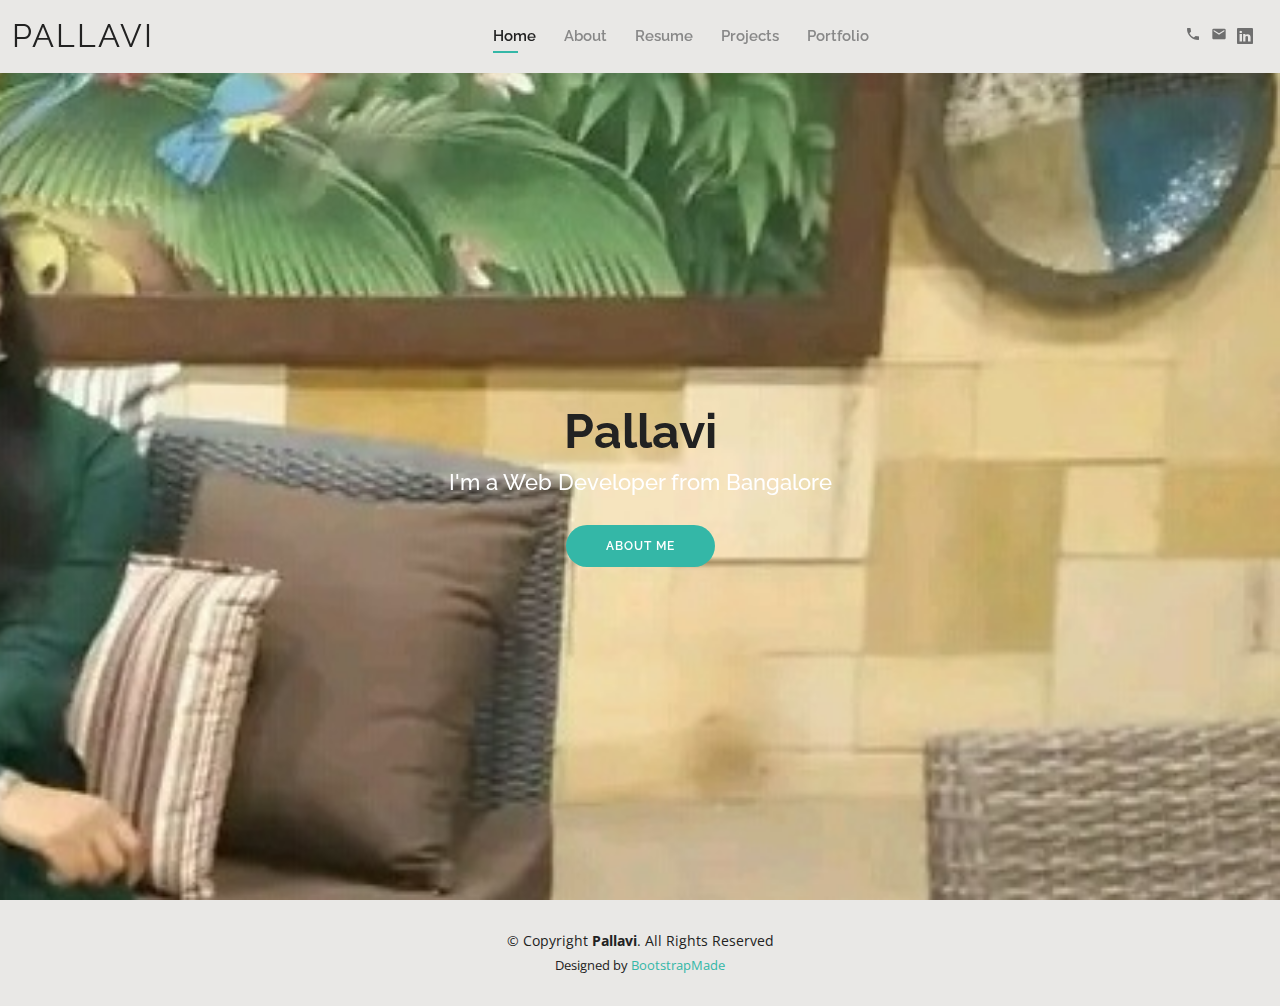
<file: index.html>
<!DOCTYPE html>
<html lang="en">

<head>
  <meta charset="utf-8">
  <meta content="width=device-width, initial-scale=1.0" name="viewport">

  <title>Pallavi</title>
  <base href="www.portfolio.com">
  <meta content="" name="description">
  <meta content="" name="keywords">

  <!-- Google Fonts -->
  <link href="https://fonts.googleapis.com/icon?family=Material+Icons"
  rel="stylesheet">
  <link href="https://fonts.googleapis.com/css?family=Open+Sans:300,300i,400,400i,600,600i,700,700i|Raleway:300,300i,400,400i,500,500i,600,600i,700,700i|Poppins:300,300i,400,400i,500,500i,600,600i,700,700i" rel="stylesheet">

  <!-- Vendor CSS Files -->
  <link href="assets/vendor/aos/aos.css" rel="stylesheet">
  <link href="assets/vendor/bootstrap/css/bootstrap.min.css" rel="stylesheet">
  <link href="assets/vendor/bootstrap-icons/bootstrap-icons.css" rel="stylesheet">
  <link href="assets/vendor/boxicons/css/boxicons.min.css" rel="stylesheet">
  <link href="assets/vendor/glightbox/css/glightbox.min.css" rel="stylesheet">
  <link href="assets/vendor/swiper/swiper-bundle.min.css" rel="stylesheet">

  <!-- Template Main CSS File -->
  <link href="assets/css/style.css" rel="stylesheet">

</head>

<body>

  <!-- ======= Header ======= -->
  <header id="header" class="fixed-top">
    <div class="container-fluid d-flex justify-content-between align-items-center">

      <h1 class="logo me-auto me-lg-0"><a href="index.html">Pallavi</a></h1>
      <!-- Uncomment below if you prefer to use an image logo -->
      <!-- <a href="index.html" class="logo"><img src="assets/img/logo.png" alt="" class="img-fluid"></a>-->

      <nav id="navbar" class="navbar order-last order-lg-0">
        <ul>
          <li><a class="active" href="index.html">Home</a></li>
          <li><a href="about.html">About</a></li>
          <li><a href="resume.html">Resume</a></li>
          <li><a href="services.html">Projects</a></li>
          <li><a href="speciality.html">Portfolio</a></li>
        </ul>
        <i class="bi bi-list mobile-nav-toggle"></i>
      </nav><!-- .navbar -->

      <div class="header-social-links">
        <a href="#" class="material-icons">call</a>
        <a href="#" class="material-icons">email</a>
        <a href="#" class="linkedin"><i class="bi bi-linkedin"></i></i></a>
      </div>

    </div>

  </header><!-- End Header -->

  <!-- ======= Hero Section ======= -->
  <section id="hero" class="d-flex align-items-center">
    <div class="container d-flex flex-column align-items-center" data-aos="zoom-in" data-aos-delay="100">
      <h1>Pallavi</h1>
      <h2>I'm a Web Developer from Bangalore</h2>
      <a href="about.html" class="btn-about">About Me</a>
    </div>
  </section><!-- End Hero -->

  <!-- ======= Footer ======= -->
  <footer id="footer">
    <div class="container">
      <div class="copyright">
        &copy; Copyright <strong><span>Pallavi</span></strong>. All Rights Reserved
      </div>
      <div class="credits">Designed by <a href="https://bootstrapmade.com/">BootstrapMade</a>
      </div>
    </div>
  </footer><!-- End  Footer -->

  <div id="preloader"></div>
  <a href="#" class="back-to-top d-flex align-items-center justify-content-center"><i class="bi bi-arrow-up-short"></i></a>

  <!-- Vendor JS Files -->
  <script src="assets/vendor/purecounter/purecounter_vanilla.js"></script>
  <script src="assets/vendor/aos/aos.js"></script>
  <script src="assets/vendor/bootstrap/js/bootstrap.bundle.min.js"></script>
  <script src="assets/vendor/glightbox/js/glightbox.min.js"></script>
  <script src="assets/vendor/isotope-layout/isotope.pkgd.min.js"></script>
  <script src="assets/vendor/swiper/swiper-bundle.min.js"></script>
  <script src="assets/vendor/waypoints/noframework.waypoints.js"></script>
  <script src="assets/vendor/php-email-form/validate.js"></script>

  <!-- Template Main JS File -->
  <script src="assets/js/main.js"></script>

</body>

</html>
</file>
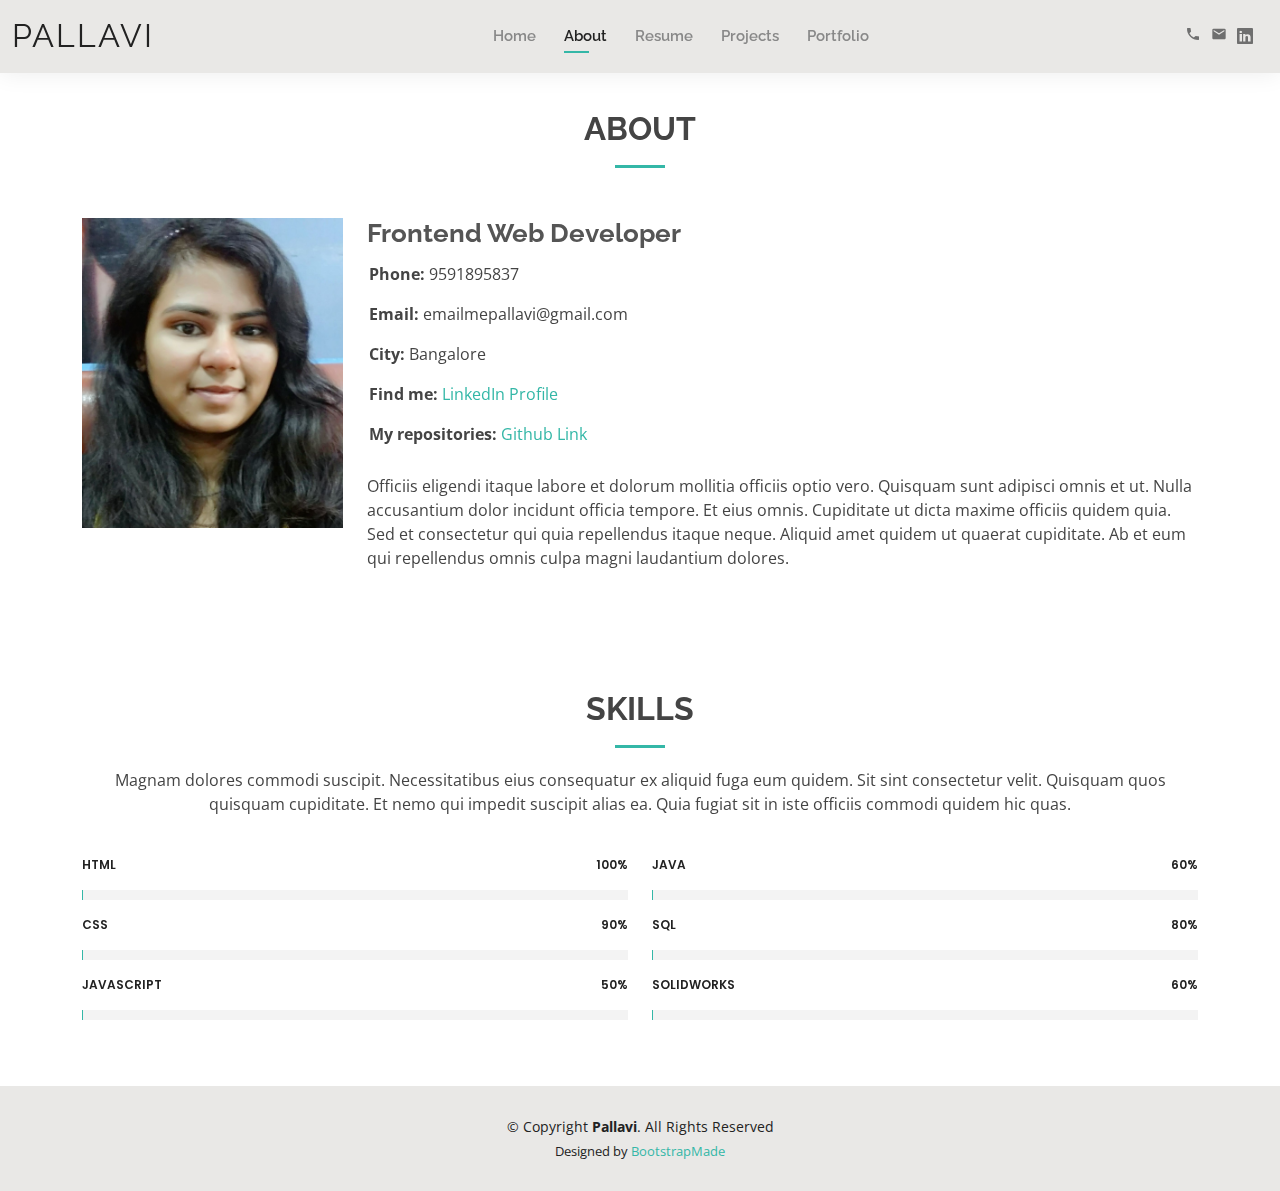
<file: about.html>
<!DOCTYPE html>
<html lang="en">

<head>
  <meta charset="utf-8">
  <meta content="width=device-width, initial-scale=1.0" name="viewport">

  <title>About - Pallavi</title>
  <meta content="" name="description">
  <meta content="" name="keywords">

  <!-- Google Fonts -->
  <link href="https://fonts.googleapis.com/css?family=Open+Sans:300,300i,400,400i,600,600i,700,700i|Raleway:300,300i,400,400i,500,500i,600,600i,700,700i|Poppins:300,300i,400,400i,500,500i,600,600i,700,700i" rel="stylesheet">

  <!-- Vendor CSS Files -->
  <link href="assets/vendor/aos/aos.css" rel="stylesheet">
  <link href="assets/vendor/bootstrap/css/bootstrap.min.css" rel="stylesheet">
  <link href="assets/vendor/bootstrap-icons/bootstrap-icons.css" rel="stylesheet">
  <link href="assets/vendor/boxicons/css/boxicons.min.css" rel="stylesheet">
  <link href="assets/vendor/glightbox/css/glightbox.min.css" rel="stylesheet">
  <link href="assets/vendor/swiper/swiper-bundle.min.css" rel="stylesheet">

  <!-- Template Main CSS File -->
  <link href="assets/css/style.css" rel="stylesheet">
  <link href="https://fonts.googleapis.com/icon?family=Material+Icons"
  rel="stylesheet">
</head>

<body>

  <!-- ======= Header ======= -->
  <header id="header" class="fixed-top">
    <div class="container-fluid d-flex justify-content-between align-items-center">

      <h1 class="logo me-auto me-lg-0"><a href="index.html">Pallavi</a></h1>
      <!-- Uncomment below if you prefer to use an image logo -->
      <!-- <a href="index.html" class="logo"><img src="assets/img/logo.png" alt="" class="img-fluid"></a>-->

      <nav id="navbar" class="navbar order-last order-lg-0">
        <ul>
          <li><a href="index.html">Home</a></li>
          <li><a class="active" href="about.html">About</a></li>
          <li><a href="resume.html">Resume</a></li>
          <li><a href="services.html">Projects</a></li>
          <li><a href="speciality.html">Portfolio</a></li>
        </ul>
        <i class="bi bi-list mobile-nav-toggle"></i>
      </nav><!-- .navbar -->

      <div class="header-social-links">
        <a href="#" class="material-icons">call</a>
        <a href="#" class="material-icons">email</a>
        <a href="#" class="linkedin"><i class="bi bi-linkedin"></i></i></a>
      </div>

    </div>

  </header><!-- End Header -->

  <main id="main">

    <!-- ======= About Section ======= -->
    <section id="about" class="about">
      <div class="container" data-aos="fade-up">

        <div class="section-title">
          <h2>About</h2>
         </div>

        <div class="row">
          <div class="col-lg-3">
            <img src="assets/img/About.jpg" class="img-fluid" alt="">
          </div>
          <div class="col-lg-9 pt-4 pt-lg-0 content">
            <h3>Frontend Web Developer</h3>
            <div class="row">
              <div class="col-lg-6">
                <ul>
                  <li><i class="bi bi-rounded-right"></i> <strong>Phone:</strong> 9591895837</li>
                  <li><i class="bi bi-rounded-right"></i> <strong>Email:</strong> emailmepallavi@gmail.com</li>
                  <li><i class="bi bi-rounded-right"></i> <strong>City:</strong> Bangalore</li>
                  <li><i class="bi bi-rounded-right"></i> <strong>Find me:</strong> <a href="https://www.linkedin.com/in/pallavi-m-44491214a/">LinkedIn Profile</a></li>
                  <li><i class="bi bi-rounded-right"></i> <strong>My repositories:</strong> <a href="https://github.com/painter98">Github Link</a></li>
                </ul>
              </div>
            </div>
            <p>
              Officiis eligendi itaque labore et dolorum mollitia officiis optio vero. Quisquam sunt adipisci omnis et ut. Nulla accusantium dolor incidunt officia tempore. Et eius omnis.
              Cupiditate ut dicta maxime officiis quidem quia. Sed et consectetur qui quia repellendus itaque neque. Aliquid amet quidem ut quaerat cupiditate. Ab et eum qui repellendus omnis culpa magni laudantium dolores.
            </p>
          </div>
        </div>

      </div>
    </section><!-- End About Section -->

    <!-- ======= Skills Section ======= -->
    <section id="skills" class="skills">
      <div class="container" data-aos="fade-up">

        <div class="section-title">
          <h2>Skills</h2>
          <p>Magnam dolores commodi suscipit. Necessitatibus eius consequatur ex aliquid fuga eum quidem. Sit sint consectetur velit. Quisquam quos quisquam cupiditate. Et nemo qui impedit suscipit alias ea. Quia fugiat sit in iste officiis commodi quidem hic quas.</p>
        </div>

        <div class="row skills-content">

          <div class="col-lg-6">

            <div class="progress">
              <span class="skill">HTML <i class="val">100%</i></span>
              <div class="progress-bar-wrap">
                <div class="progress-bar" role="progressbar" aria-valuenow="100" aria-valuemin="0" aria-valuemax="100"></div>
              </div>
            </div>

            <div class="progress">
              <span class="skill">CSS <i class="val">90%</i></span>
              <div class="progress-bar-wrap">
                <div class="progress-bar" role="progressbar" aria-valuenow="90" aria-valuemin="0" aria-valuemax="100"></div>
              </div>
            </div>

            <div class="progress">
              <span class="skill">JavaScript <i class="val">50%</i></span>
              <div class="progress-bar-wrap">
                <div class="progress-bar" role="progressbar" aria-valuenow="50" aria-valuemin="0" aria-valuemax="100"></div>
              </div>
            </div>

          </div>

          <div class="col-lg-6">

            <div class="progress">
              <span class="skill">JAVA <i class="val">60%</i></span>
              <div class="progress-bar-wrap">
                <div class="progress-bar" role="progressbar" aria-valuenow="60" aria-valuemin="0" aria-valuemax="100"></div>
              </div>
            </div>

            <div class="progress">
              <span class="skill">SQL<i class="val">80%</i></span>
              <div class="progress-bar-wrap">
                <div class="progress-bar" role="progressbar" aria-valuenow="80" aria-valuemin="0" aria-valuemax="100"></div>
              </div>
            </div>

            <div class="progress">
              <span class="skill">Solidworks<i class="val">60%</i></span>
              <div class="progress-bar-wrap">
                <div class="progress-bar" role="progressbar" aria-valuenow="60" aria-valuemin="0" aria-valuemax="100"></div>
              </div>
            </div>

          </div>

        </div>

      </div>
    </section><!-- End Skills Section -->

  </main><!-- End #main -->

  <!-- ======= Footer ======= -->
  <footer id="footer">
    <div class="container">
      <div class="copyright">
        &copy; Copyright <strong><span>Pallavi</span></strong>. All Rights Reserved
      </div>
      <div class="credits">
         Designed by <a href="https://bootstrapmade.com/">BootstrapMade</a>
      </div>
    </div>
  </footer><!-- End  Footer -->

  <div id="preloader"></div>
  <a href="#" class="back-to-top d-flex align-items-center justify-content-center"><i class="bi bi-arrow-up-short"></i></a>

  <!-- Vendor JS Files -->
  <script src="assets/vendor/purecounter/purecounter_vanilla.js"></script>
  <script src="assets/vendor/aos/aos.js"></script>
  <script src="assets/vendor/bootstrap/js/bootstrap.bundle.min.js"></script>
  <script src="assets/vendor/glightbox/js/glightbox.min.js"></script>
  <script src="assets/vendor/isotope-layout/isotope.pkgd.min.js"></script>
  <script src="assets/vendor/swiper/swiper-bundle.min.js"></script>
  <script src="assets/vendor/waypoints/noframework.waypoints.js"></script>
  <script src="assets/vendor/php-email-form/validate.js"></script>

  <!-- Template Main JS File -->
  <script src="assets/js/main.js"></script>

</body>

</html>
</file>
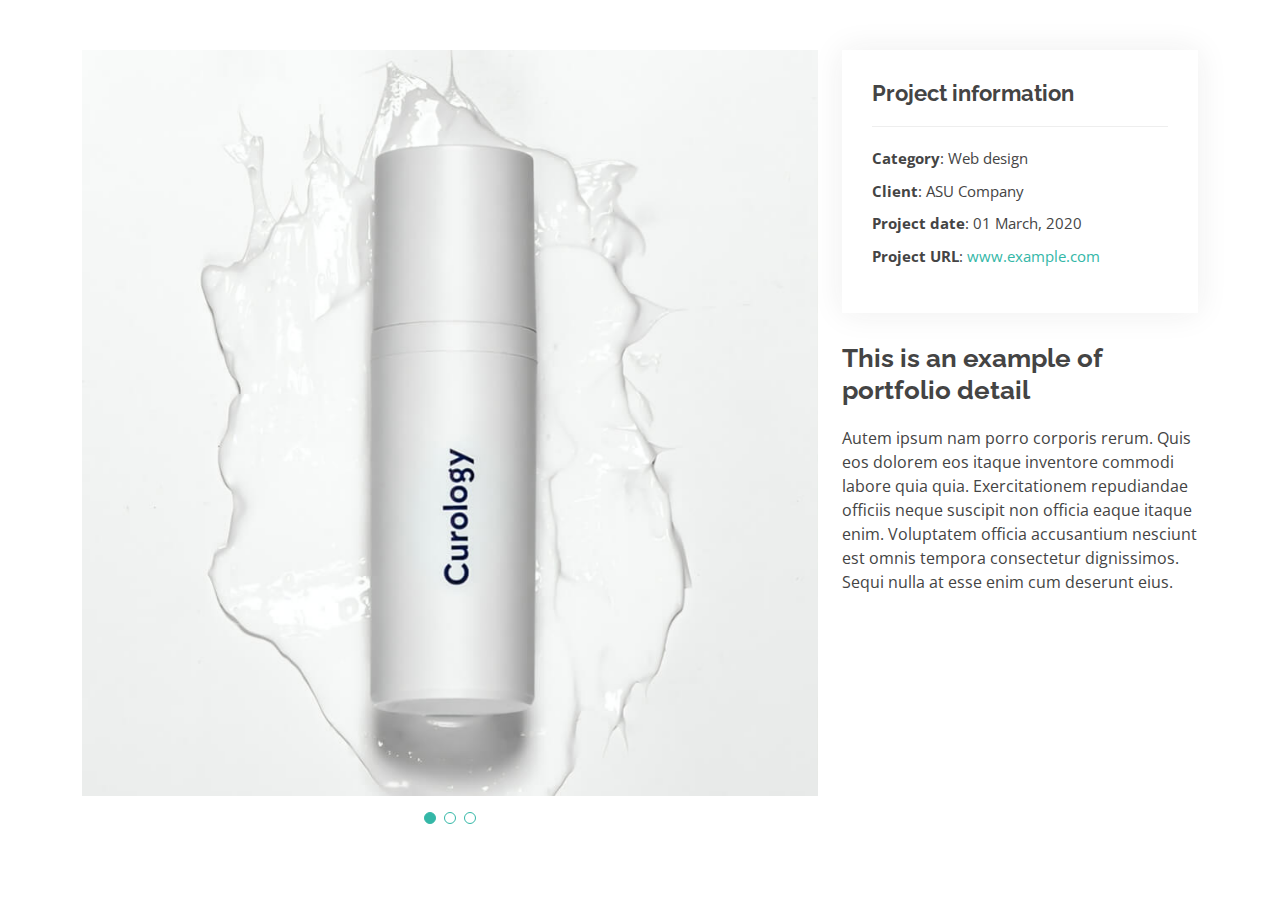
<file: portfolio-details.html>
<!DOCTYPE html>
<html lang="en">

<head>
  <meta charset="utf-8">
  <meta content="width=device-width, initial-scale=1.0" name="viewport">

  <title>Portfolio Details - Kelly Bootstrap Template</title>
  <meta content="" name="description">
  <meta content="" name="keywords">

  <!-- Favicons -->
  <link href="assets/img/favicon.png" rel="icon">
  <link href="assets/img/apple-touch-icon.png" rel="apple-touch-icon">

  <!-- Google Fonts -->
  <link href="https://fonts.googleapis.com/css?family=Open+Sans:300,300i,400,400i,600,600i,700,700i|Raleway:300,300i,400,400i,500,500i,600,600i,700,700i|Poppins:300,300i,400,400i,500,500i,600,600i,700,700i" rel="stylesheet">

  <!-- Vendor CSS Files -->
  <link href="assets/vendor/aos/aos.css" rel="stylesheet">
  <link href="assets/vendor/bootstrap/css/bootstrap.min.css" rel="stylesheet">
  <link href="assets/vendor/bootstrap-icons/bootstrap-icons.css" rel="stylesheet">
  <link href="assets/vendor/boxicons/css/boxicons.min.css" rel="stylesheet">
  <link href="assets/vendor/glightbox/css/glightbox.min.css" rel="stylesheet">
  <link href="assets/vendor/swiper/swiper-bundle.min.css" rel="stylesheet">

  <!-- Template Main CSS File -->
  <link href="assets/css/style.css" rel="stylesheet">

  <!-- =======================================================
  * Template Name: Kelly
  * Updated: Mar 10 2023 with Bootstrap v5.2.3
  * Template URL: https://bootstrapmade.com/kelly-free-bootstrap-cv-resume-html-template/
  * Author: BootstrapMade.com
  * License: https://bootstrapmade.com/license/
  ======================================================== -->
</head>

<body>

  <main id="main">

    <!-- ======= Portfolio Details Section ======= -->
    <section id="portfolio-details" class="portfolio-details">
      <div class="container">

        <div class="row gy-4">

          <div class="col-lg-8">
            <div class="portfolio-details-slider swiper">
              <div class="swiper-wrapper align-items-center">

                <div class="swiper-slide">
                  <img src="assets/img/portfolio/portfolio-1.jpg" alt="">
                </div>

                <div class="swiper-slide">
                  <img src="assets/img/portfolio/portfolio-2.jpg" alt="">
                </div>

                <div class="swiper-slide">
                  <img src="assets/img/portfolio/portfolio-3.jpg" alt="">
                </div>

              </div>
              <div class="swiper-pagination"></div>
            </div>
          </div>

          <div class="col-lg-4">
            <div class="portfolio-info">
              <h3>Project information</h3>
              <ul>
                <li><strong>Category</strong>: Web design</li>
                <li><strong>Client</strong>: ASU Company</li>
                <li><strong>Project date</strong>: 01 March, 2020</li>
                <li><strong>Project URL</strong>: <a href="#">www.example.com</a></li>
              </ul>
            </div>
            <div class="portfolio-description">
              <h2>This is an example of portfolio detail</h2>
              <p>
                Autem ipsum nam porro corporis rerum. Quis eos dolorem eos itaque inventore commodi labore quia quia. Exercitationem repudiandae officiis neque suscipit non officia eaque itaque enim. Voluptatem officia accusantium nesciunt est omnis tempora consectetur dignissimos. Sequi nulla at esse enim cum deserunt eius.
              </p>
            </div>
          </div>

        </div>

      </div>
    </section><!-- End Portfolio Details Section -->

  </main><!-- End #main -->

  <div id="preloader"></div>
  <a href="#" class="back-to-top d-flex align-items-center justify-content-center"><i class="bi bi-arrow-up-short"></i></a>

  <!-- Vendor JS Files -->
  <script src="assets/vendor/purecounter/purecounter_vanilla.js"></script>
  <script src="assets/vendor/aos/aos.js"></script>
  <script src="assets/vendor/bootstrap/js/bootstrap.bundle.min.js"></script>
  <script src="assets/vendor/glightbox/js/glightbox.min.js"></script>
  <script src="assets/vendor/isotope-layout/isotope.pkgd.min.js"></script>
  <script src="assets/vendor/swiper/swiper-bundle.min.js"></script>
  <script src="assets/vendor/waypoints/noframework.waypoints.js"></script>
  <script src="assets/vendor/php-email-form/validate.js"></script>

  <!-- Template Main JS File -->
  <script src="assets/js/main.js"></script>

</body>

</html>
</file>
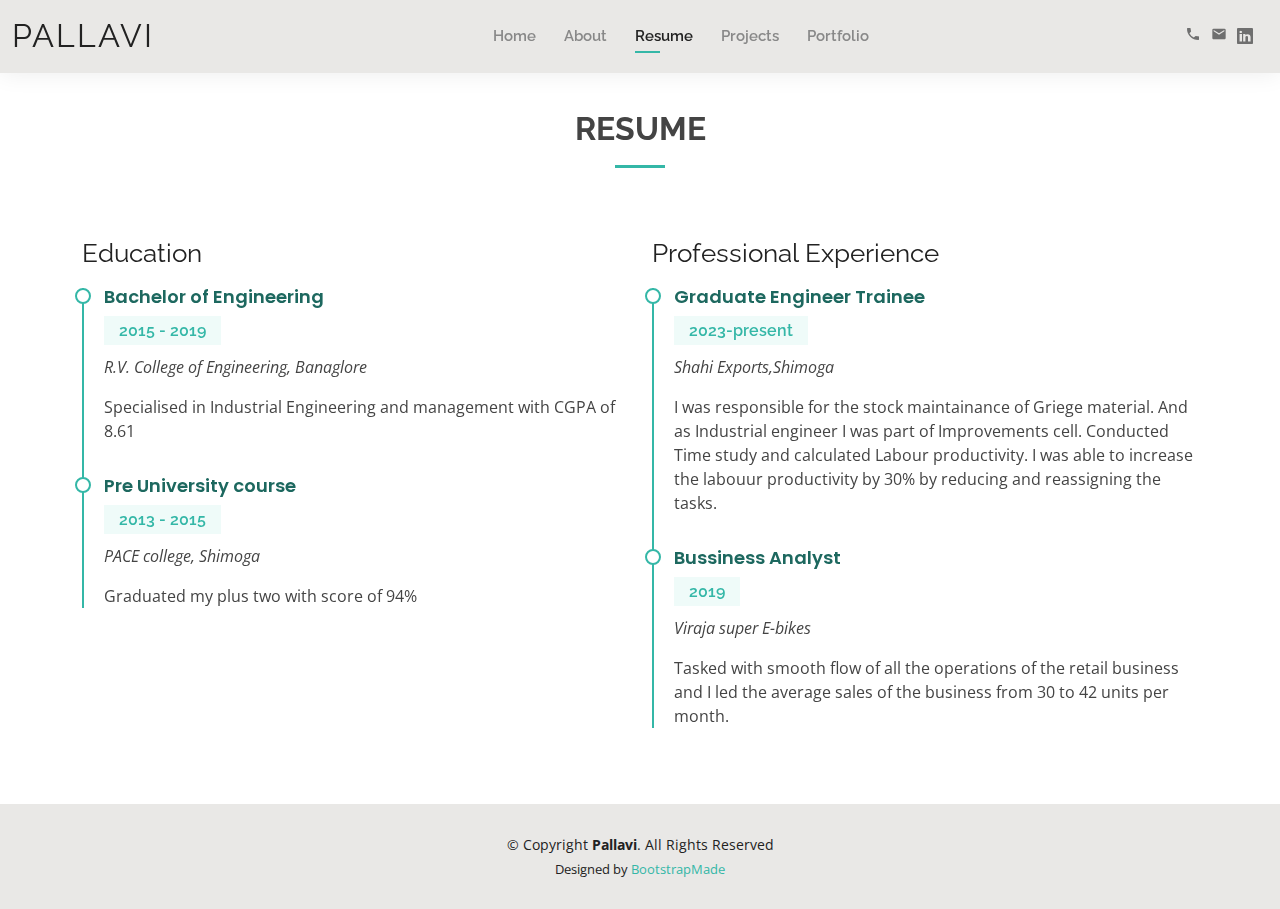
<file: resume.html>
<!DOCTYPE html>
<html lang="en">

<head>
  <meta charset="utf-8">
  <meta content="width=device-width, initial-scale=1.0" name="viewport">

  <title>Resume - Pallavi</title>
  <meta content="" name="description">
  <meta content="" name="keywords">

  <!-- Google Fonts -->
  <link href="https://fonts.googleapis.com/css?family=Open+Sans:300,300i,400,400i,600,600i,700,700i|Raleway:300,300i,400,400i,500,500i,600,600i,700,700i|Poppins:300,300i,400,400i,500,500i,600,600i,700,700i" rel="stylesheet">

  <!-- Vendor CSS Files -->
  <link href="assets/vendor/aos/aos.css" rel="stylesheet">
  <link href="assets/vendor/bootstrap/css/bootstrap.min.css" rel="stylesheet">
  <link href="assets/vendor/bootstrap-icons/bootstrap-icons.css" rel="stylesheet">
  <link href="assets/vendor/boxicons/css/boxicons.min.css" rel="stylesheet">
  <link href="assets/vendor/glightbox/css/glightbox.min.css" rel="stylesheet">
  <link href="assets/vendor/swiper/swiper-bundle.min.css" rel="stylesheet">

  <!-- Template Main CSS File -->
  <link href="assets/css/style.css" rel="stylesheet">
  <link href="https://fonts.googleapis.com/icon?family=Material+Icons"
  rel="stylesheet">

</head>

<body>

  <!-- ======= Header ======= -->
  <header id="header" class="fixed-top">
    <div class="container-fluid d-flex justify-content-between align-items-center">

      <h1 class="logo me-auto me-lg-0"><a href="index.html">Pallavi</a></h1>
      <!-- Uncomment below if you prefer to use an image logo -->
      <!-- <a href="index.html" class="logo"><img src="assets/img/logo.png" alt="" class="img-fluid"></a>-->

      <nav id="navbar" class="navbar order-last order-lg-0">
        <ul>
          <li><a href="index.html">Home</a></li>
          <li><a href="about.html">About</a></li>
          <li><a class="active" href="resume.html">Resume</a></li>
          <li><a href="services.html">Projects</a></li>
          <li><a href="speciality.html">Portfolio</a></li>
        </ul>
        <i class="bi bi-list mobile-nav-toggle"></i>
      </nav><!-- .navbar -->

      <div class="header-social-links">
        <a href="#" class="material-icons">call</a>
        <a href="#" class="material-icons">email</a>
        <a href="#" class="linkedin"><i class="bi bi-linkedin"></i></i></a>
      </div>

    </div>

  </header><!-- End Header -->

  <main id="main">

    <!-- ======= Resume Section ======= -->
    <section id="resume" class="resume">
      <div class="container" data-aos="fade-up">

        <div class="section-title">
          <h2>Resume</h2>
           </div>

        <div class="row">
          <div class="col-lg-6">
            <h3 class="resume-title">Education</h3>
            <div class="resume-item">
              <h4>Bachelor of Engineering</h4>
              <h5>2015 - 2019</h5>
              <p><em>R.V. College of Engineering, Banaglore</em></p>
              <p>Specialised in Industrial Engineering and
                management with CGPA of 8.61</p>
            </div>
            <div class="resume-item">
              <h4>Pre University course</h4>
              <h5>2013 - 2015</h5>
              <p><em>PACE college, Shimoga</em></p>
              <p>Graduated my plus two with score of 94%</p>
            </div>
          </div>
          <div class="col-lg-6">
            <h3 class="resume-title">Professional Experience</h3>
            <div class="resume-item">
              <h4>Graduate Engineer Trainee</h4>
              <h5>2023-present</h5>
              <p><em>Shahi Exports,Shimoga</em></p>
              <p>
               I was responsible for the stock maintainance of Griege material. And as Industrial engineer I was part of Improvements cell. Conducted Time study and calculated Labour productivity. I was able to increase the labouur productivity by 30% by reducing and reassigning the tasks. 
              </p>
            </div>
            <div class="resume-item">
              <h4>Bussiness Analyst</h4>
              <h5>2019</h5>
              <p><em>Viraja super E-bikes</em></p>
              <p>Tasked with smooth flow of all the operations of the retail
                business and I led the average sales of the business from 30
                to 42 units per month. </p>
              <p>
            </div>
           
          </div>
        </div>

      </div>
    </section><!-- End Resume Section -->

  </main><!-- End #main -->

  <!-- ======= Footer ======= -->
  <footer id="footer">
    <div class="container">
      <div class="copyright">
        &copy; Copyright <strong><span>Pallavi</span></strong>. All Rights Reserved
      </div>
      <div class="credits">
        Designed by <a href="https://bootstrapmade.com/">BootstrapMade</a>
      </div>
    </div>
  </footer><!-- End  Footer -->

  <div id="preloader"></div>
  <a href="#" class="back-to-top d-flex align-items-center justify-content-center"><i class="bi bi-arrow-up-short"></i></a>

  <!-- Vendor JS Files -->
  <script src="assets/vendor/purecounter/purecounter_vanilla.js"></script>
  <script src="assets/vendor/aos/aos.js"></script>
  <script src="assets/vendor/bootstrap/js/bootstrap.bundle.min.js"></script>
  <script src="assets/vendor/glightbox/js/glightbox.min.js"></script>
  <script src="assets/vendor/isotope-layout/isotope.pkgd.min.js"></script>
  <script src="assets/vendor/swiper/swiper-bundle.min.js"></script>
  <script src="assets/vendor/waypoints/noframework.waypoints.js"></script>
  <script src="assets/vendor/php-email-form/validate.js"></script>

  <!-- Template Main JS File -->
  <script src="assets/js/main.js"></script>

</body>

</html>
</file>
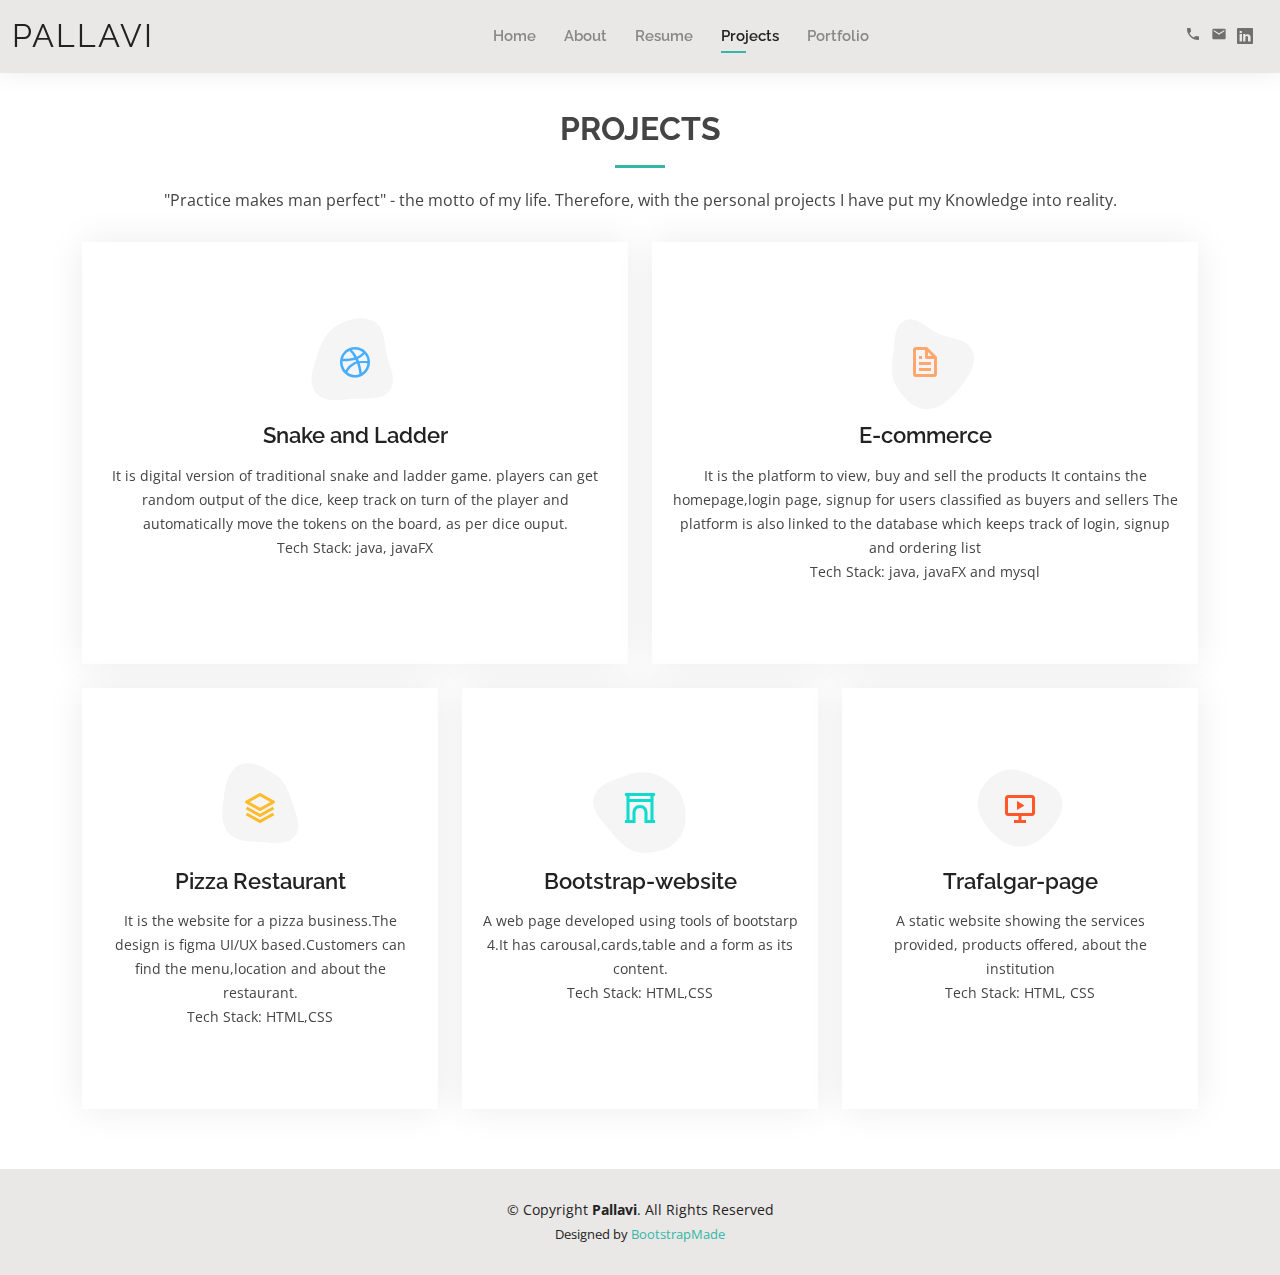
<file: services.html>
<!DOCTYPE html>
<html lang="en">

<head>
  <meta charset="utf-8">
  <meta content="width=device-width, initial-scale=1.0" name="viewport">

  <title>Projects -Pallavi</title>
  <meta content="" name="description">
  <meta content="" name="keywords">

  <!-- Google Fonts -->
  <link href="https://fonts.googleapis.com/icon?family=Material+Icons"
      rel="stylesheet">
  <link href="https://fonts.googleapis.com/css?family=Open+Sans:300,300i,400,400i,600,600i,700,700i|Raleway:300,300i,400,400i,500,500i,600,600i,700,700i|Poppins:300,300i,400,400i,500,500i,600,600i,700,700i" rel="stylesheet">

  <!-- Vendor CSS Files -->
  <link href="assets/vendor/aos/aos.css" rel="stylesheet">
  <link href="assets/vendor/bootstrap/css/bootstrap.min.css" rel="stylesheet">
  <link href="assets/vendor/bootstrap-icons/bootstrap-icons.css" rel="stylesheet">
  <link href="assets/vendor/boxicons/css/boxicons.min.css" rel="stylesheet">
  <link href="assets/vendor/glightbox/css/glightbox.min.css" rel="stylesheet">
  <link href="assets/vendor/swiper/swiper-bundle.min.css" rel="stylesheet">

  <!-- Template Main CSS File -->
  <link href="assets/css/style.css" rel="stylesheet">
</head>

<body>

  <!-- ======= Header ======= -->
  <header id="header" class="fixed-top">
    <div class="container-fluid d-flex justify-content-between align-items-center">

      <h1 class="logo me-auto me-lg-0"><a href="index.html">Pallavi</a></h1>
      <!-- Uncomment below if you prefer to use an image logo -->
      <!-- <a href="index.html" class="logo"><img src="assets/img/logo.png" alt="" class="img-fluid"></a>-->

      <nav id="navbar" class="navbar order-last order-lg-0">
        <ul>
          <li><a href="index.html">Home</a></li>
          <li><a href="about.html">About</a></li>
          <li><a href="resume.html">Resume</a></li>
          <li><a class="active" href="services.html">Projects</a></li>
          <li><a href="speciality.html">Portfolio</a></li>
        </ul>
        <i class="bi bi-list mobile-nav-toggle"></i>
      </nav><!-- .navbar -->

      <div class="header-social-links">
        <a href="#" class="material-icons">call</a>
        <a href="#" class="material-icons">email</a>
        <a href="#" class="linkedin"><i class="bi bi-linkedin"></i></i></a>
      </div>

    </div>

  </header><!-- End Header -->

  <main id="main">

    <!-- ======= Services Section ======= -->
    <section id="services" class="services">
      <div class="container" data-aos="fade-up">

        <div class="section-title">
          <h2>Projects</h2>
          <p>"Practice makes man perfect" - the motto of my life. Therefore, with the personal projects I have put my Knowledge into reality.</p>
        </div>

        <div class="row">
          <div class="col-lg-6 col-md-6 d-flex align-items-stretch" data-aos="zoom-in" data-aos-delay="100">
            <div class="icon-box iconbox-blue">
              <div class="icon">
                <svg width="100" height="100" viewBox="0 0 600 600" xmlns="http://www.w3.org/2000/svg">
                  <path stroke="none" stroke-width="0" fill="#f5f5f5" d="M300,521.0016835830174C376.1290562159157,517.8887921683347,466.0731472004068,529.7835943286574,510.70327084640275,468.03025145048787C554.3714126377745,407.6079735673963,508.03601936045806,328.9844924480964,491.2728898941984,256.3432110539036C474.5976632858925,184.082847569629,479.9380746630129,96.60480741107993,416.23090153303,58.64404602377083C348.86323505073057,18.502131276798302,261.93793281208167,40.57373210992963,193.5410806939664,78.93577620505333C130.42746243093433,114.334589627462,98.30271207620316,179.96522072025542,76.75703585869454,249.04625023123273C51.97151888228291,328.5150500222984,13.704378332031375,421.85034740162234,66.52175969318436,486.19268352777647C119.04800174914682,550.1803526380478,217.28368757567262,524.383925680826,300,521.0016835830174"></path>
                </svg>
                <i class="bx bxl-dribbble"></i>
              </div>
              <h4><a href="https://github.com/painter98/Snake-and-Ladder">Snake and Ladder</a></h4>
              <p>It is digital version of traditional snake and ladder game. players can get random output of the dice, keep track on turn of the player and automatically move the tokens on the board, as per dice ouput.</p>
              <p>Tech Stack: java, javaFX</p>
            </div>
          </div>

          <div class="col-lg-6 col-md-6 d-flex align-items-stretch mt-4 mt-md-0" data-aos="zoom-in" data-aos-delay="200">
            <div class="icon-box iconbox-orange ">
              <div class="icon">
                <svg width="100" height="100" viewBox="0 0 600 600" xmlns="http://www.w3.org/2000/svg">
                  <path stroke="none" stroke-width="0" fill="#f5f5f5" d="M300,582.0697525312426C382.5290701553225,586.8405444964366,449.9789794690241,525.3245884688669,502.5850820975895,461.55621195738473C556.606425686781,396.0723002908107,615.8543463187945,314.28637112970534,586.6730223649479,234.56875336149918C558.9533121215079,158.8439757836574,454.9685369536778,164.00468322053177,381.49747125262974,130.76875717737553C312.15926192815925,99.40240125094834,248.97055460311594,18.661163978235184,179.8680185752513,50.54337015887873C110.5421016452524,82.52863877960104,119.82277516462835,180.83849132639028,109.12597500060166,256.43424936330496C100.08760227029461,320.3096726198365,92.17705696193138,384.0621239912766,124.79988738764834,439.7174275375508C164.83382741302287,508.01625554203684,220.96474134820875,577.5009287672846,300,582.0697525312426"></path>
                </svg>
                <i class="bx bx-file"></i>
              </div>
              <h4><a href="https://github.com/painter98/ecommerce-">E-commerce</a></h4>
              <p>It is the platform to view, buy and sell the products
                It contains the homepage,login page, signup for users classified as buyers and sellers The platform is also linked to the database which keeps track of
                login, signup and ordering list</p>
                <p>Tech Stack: java, javaFX and mysql</p>
            </div>
          </div>

          <div class="col-lg-4 col-md-6 d-flex align-items-stretch mt-4" data-aos="zoom-in" data-aos-delay="100">
            <div class="icon-box iconbox-yellow">
              <div class="icon">
                <svg width="100" height="100" viewBox="0 0 600 600" xmlns="http://www.w3.org/2000/svg">
                  <path stroke="none" stroke-width="0" fill="#f5f5f5" d="M300,503.46388370962813C374.79870501325706,506.71871716319447,464.8034551963731,527.1746412648533,510.4981551193396,467.86667711651364C555.9287308511215,408.9015244558933,512.6030010748507,327.5744911775523,490.211057578863,256.5855673507754C471.097692560561,195.9906835881958,447.69079081568157,138.11976852964426,395.19560036434837,102.3242989838813C329.3053358748298,57.3949838291264,248.02791733380457,8.279543830951368,175.87071277845988,42.242879143198664C103.41431057327972,76.34704239035025,93.79494320519305,170.9812938413882,81.28167332365135,250.07896920659033C70.17666984294237,320.27484674793965,64.84698225790005,396.69656628748305,111.28512138212992,450.4950937839243C156.20124167950087,502.5303643271138,231.32542653798444,500.4755392045468,300,503.46388370962813"></path>
                </svg>
                <i class="bx bx-layer"></i>
              </div>
              <h4><a href="https://painter98.github.io/pizza-restaurant/">Pizza Restaurant</a></h4>
              <p>It is the website for a pizza business.The design is figma UI/UX based.Customers can find the menu,location and about the restaurant.</p>
              <p>Tech Stack: HTML,CSS</p>
            </div>
          </div>

          <div class="col-lg-4 col-md-6 d-flex align-items-stretch mt-4" data-aos="zoom-in" data-aos-delay="300">
            <div class="icon-box iconbox-teal">
              <div class="icon">
                <svg width="100" height="100" viewBox="0 0 600 600" xmlns="http://www.w3.org/2000/svg">
                  <path stroke="none" stroke-width="0" fill="#f5f5f5" d="M300,566.797414625762C385.7384707136149,576.1784315230908,478.7894351017131,552.8928747891023,531.9192734346935,484.94944893311C584.6109503024035,417.5663521118492,582.489472248146,322.67544863468447,553.9536738515405,242.03673114598146C529.1557734026468,171.96086150256528,465.24506316201064,127.66468636344209,395.9583748389544,100.7403814666027C334.2173773831606,76.7482773500951,269.4350130405921,84.62216499799875,207.1952322260088,107.2889140133804C132.92018162631612,134.33871894543012,41.79353780512637,160.00259165414826,22.644507872594943,236.69541883565114C3.319112789854554,314.0945973066697,72.72355303640163,379.243833228382,124.04198916343866,440.3218312028393C172.9286146004772,498.5055451809895,224.45579914871206,558.5317968840102,300,566.797414625762"></path>
                </svg>
                <i class="bx bx-arch"></i>
              </div>
              <h4><a href="https://painter98.github.io/Bootstrap-website/">Bootstrap-website</a></h4>
              <p>A web page developed using tools of bootstarp 4.It has carousal,cards,table and a form as its content.</p>
              <p>Tech Stack: HTML,CSS</p>
            </div>
             
          </div>

          <div class="col-lg-4 col-md-6 d-flex align-items-stretch mt-4" data-aos="zoom-in" data-aos-delay="200">
            <div class="icon-box iconbox-red">
              <div class="icon">
                <svg width="100" height="100" viewBox="0 0 600 600" xmlns="http://www.w3.org/2000/svg">
                  <path stroke="none" stroke-width="0" fill="#f5f5f5" d="M300,532.3542879108572C369.38199826031484,532.3153073249985,429.10787420159085,491.63046689027357,474.5244479745417,439.17860296908856C522.8885846962883,383.3225815378663,569.1668002868075,314.3205725914397,550.7432151929288,242.7694973846089C532.6665558377875,172.5657663291529,456.2379748765914,142.6223662098291,390.3689995646985,112.34683881706744C326.66090330228417,83.06452184765237,258.84405631176094,53.51806209861945,193.32584062364296,78.48882559362697C121.61183558270385,105.82097193414197,62.805066853699245,167.19869350419734,48.57481801355237,242.6138429142374C34.843463184063346,315.3850353017275,76.69343916112496,383.4422959591041,125.22947124332185,439.3748458443577C170.7312796277747,491.8107796887764,230.57421082200815,532.3932930995766,300,532.3542879108572"></path>
                </svg>
                <i class="bx bx-slideshow"></i>
                </div>
                  <h4><a href="https://painter98.github.io/Trafalgar-page/">Trafalgar-page</a></h4>
                  <p>A static website showing the services provided, products offered, about the institution</p>
                  <p>Tech Stack: HTML, CSS</p>
            </div>
          </div>

        </div>

      </div>
    </section><!-- End Services Section -->

  </main><!-- End #main -->

  <!-- ======= Footer ======= -->
  <footer id="footer">
    <div class="container">
      <div class="copyright">
        &copy; Copyright <strong><span>Pallavi</span></strong>. All Rights Reserved
      </div>
      <div class="credits"> Designed by <a href="https://bootstrapmade.com/">BootstrapMade</a>
      </div>
    </div>
  </footer><!-- End  Footer -->

  <div id="preloader"></div>
  <a href="#" class="back-to-top d-flex align-items-center justify-content-center"><i class="bi bi-arrow-up-short"></i></a>

  <!-- Vendor JS Files -->
  <script src="assets/vendor/purecounter/purecounter_vanilla.js"></script>
  <script src="assets/vendor/aos/aos.js"></script>
  <script src="assets/vendor/bootstrap/js/bootstrap.bundle.min.js"></script>
  <script src="assets/vendor/glightbox/js/glightbox.min.js"></script>
  <script src="assets/vendor/isotope-layout/isotope.pkgd.min.js"></script>
  <script src="assets/vendor/swiper/swiper-bundle.min.js"></script>
  <script src="assets/vendor/waypoints/noframework.waypoints.js"></script>
  <script src="assets/vendor/php-email-form/validate.js"></script>

  <!-- Template Main JS File -->
  <script src="assets/js/main.js"></script>

</body>

</html>
</file>
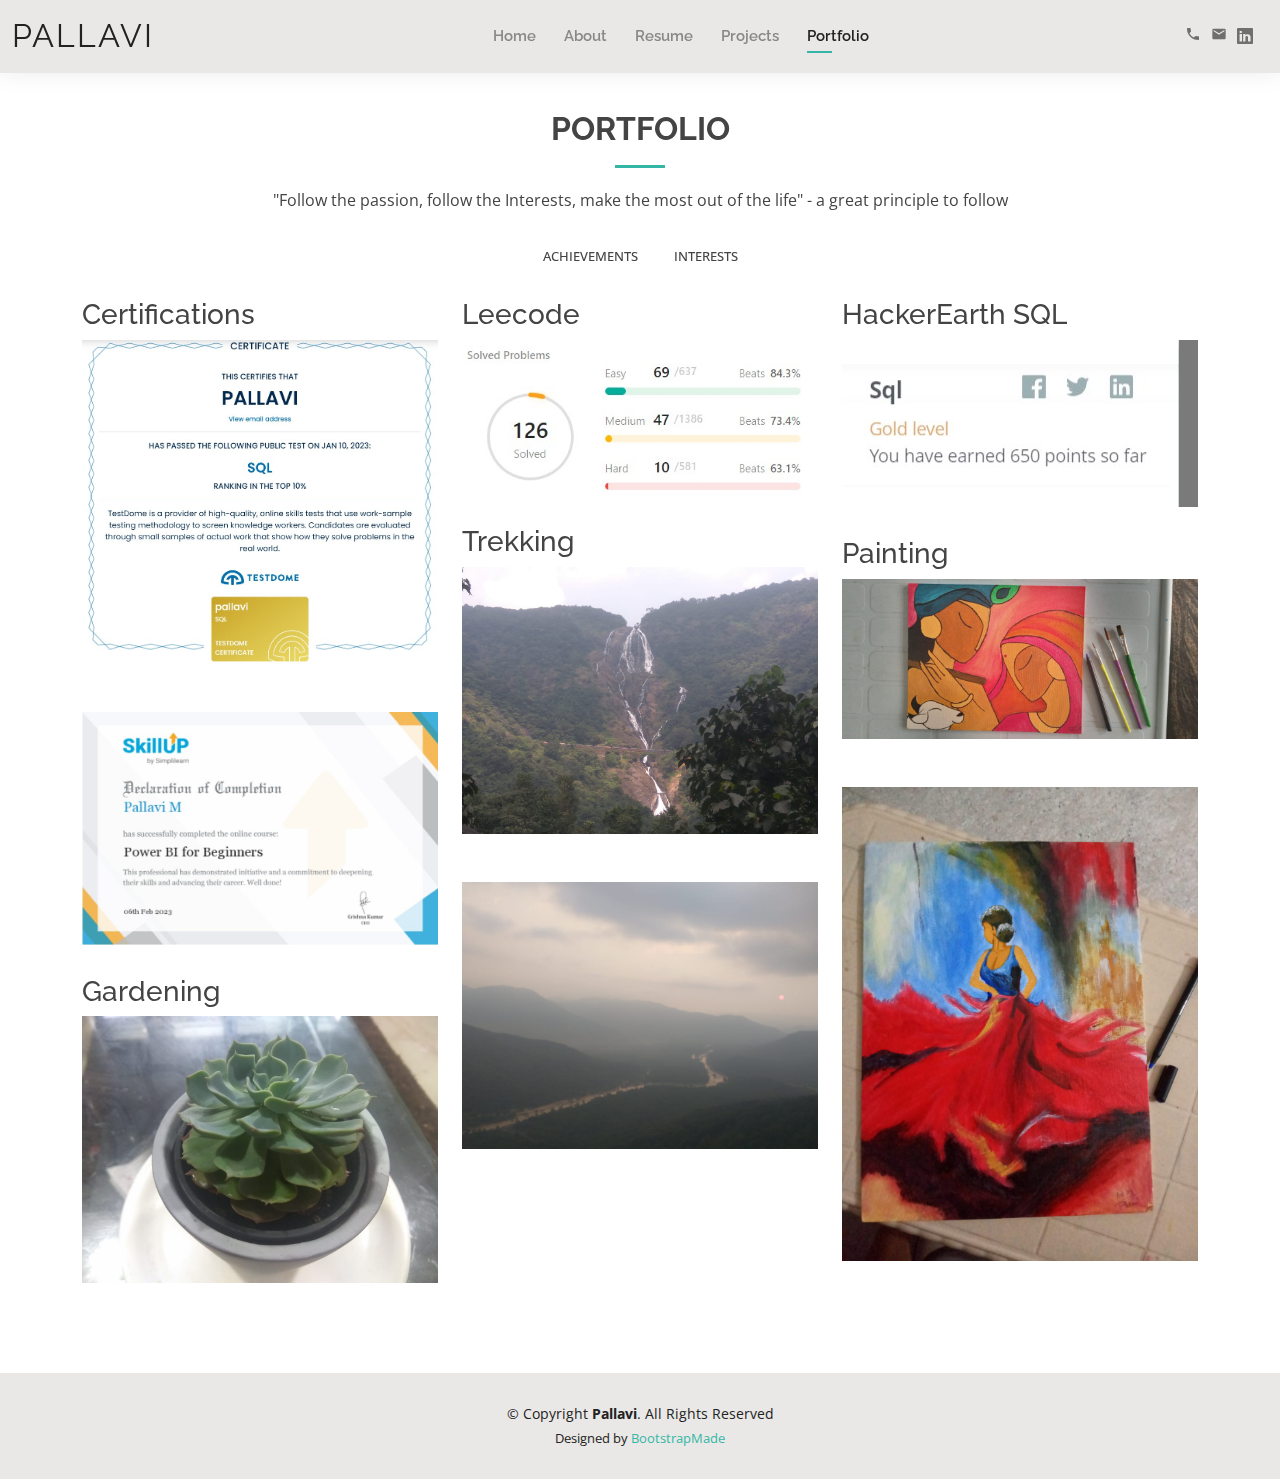
<file: speciality.html>
<!DOCTYPE html>
<html lang="en">

<head>
  <meta charset="utf-8">
  <meta content="width=device-width, initial-scale=1.0" name="viewport">

  <title>Portfolio - Pallavi</title>
  <meta content="" name="description">
  <meta content="" name="keywords">


  <!-- Google Fonts -->
  <link href="https://fonts.googleapis.com/css?family=Open+Sans:300,300i,400,400i,600,600i,700,700i|Raleway:300,300i,400,400i,500,500i,600,600i,700,700i|Poppins:300,300i,400,400i,500,500i,600,600i,700,700i" rel="stylesheet">

  <!-- Vendor CSS Files -->
  <link href="assets/vendor/aos/aos.css" rel="stylesheet">
  <link href="assets/vendor/bootstrap/css/bootstrap.min.css" rel="stylesheet">
  <link href="assets/vendor/bootstrap-icons/bootstrap-icons.css" rel="stylesheet">
  <link href="assets/vendor/boxicons/css/boxicons.min.css" rel="stylesheet">
  <link href="assets/vendor/glightbox/css/glightbox.min.css" rel="stylesheet">
  <link href="assets/vendor/swiper/swiper-bundle.min.css" rel="stylesheet">

  <!-- Template Main CSS File -->
  <link href="assets/css/style.css" rel="stylesheet">
  <link href="https://fonts.googleapis.com/icon?family=Material+Icons"
  rel="stylesheet">
</head>

<body>

  <!-- ======= Header ======= -->
  <header id="header" class="fixed-top">
    <div class="container-fluid d-flex justify-content-between align-items-center">

      <h1 class="logo me-auto me-lg-0"><a href="index.html">Pallavi</a></h1>
      <!-- Uncomment below if you prefer to use an image logo -->
      <!-- <a href="index.html" class="logo"><img src="assets/img/logo.png" alt="" class="img-fluid"></a>-->

      <nav id="navbar" class="navbar order-last order-lg-0">
        <ul>
          <li><a href="index.html">Home</a></li>
          <li><a href="about.html">About</a></li>
          <li><a href="resume.html">Resume</a></li>
          <li><a href="services.html">Projects</a></li>
          <li><a class="active" href="speciality.html">Portfolio</a></li>
        </ul>
        <i class="bi bi-list mobile-nav-toggle"></i>
      </nav><!-- .navbar -->

      <div class="header-social-links">
        <a href="#" class="material-icons">call</a>
        <a href="#" class="material-icons">email</a>
        <a href="#" class="linkedin"><i class="bi bi-linkedin"></i></i></a>
      </div>

    </div>

  </header><!-- End Header -->

  <main id="main">

    <!-- ======= Portfolio Section ======= -->
    <section id="portfolio" class="portfolio">
      <div class="container" data-aos="fade-up">

        <div class="section-title">
          <h2>Portfolio</h2>
          <p>"Follow the passion, follow the Interests, make the most out of the life" - a great principle to follow</p>
        </div>

        <div class="row" data-aos="fade-up" data-aos-delay="100">
          <div class="col-lg-12 d-flex justify-content-center">
            <ul id="portfolio-flters">
              <li data-filter=".filter-app">Achievements</li>
              <li data-filter=".filter-card">Interests</li>
            </ul>
          </div>
        </div>

        <div class="row portfolio-container" data-aos="fade-up" data-aos-delay="200">

          <div class="col-lg-4 col-md-6 portfolio-item filter-app">
            <h3>Certifications</h3>
            <div class="portfolio-wrap">
              <img src="assets/img/testdome.jpg" class="img-fluid" alt="">
              <div class="portfolio-info">
                <h4>Testdome-SQL</h4>
              </div>
            </div>
            <br>
            <br>
            <div class="portfolio-wrap">
              <img src="assets/img/power bi.jpg" class="img-fluid" alt="">
              <div class="portfolio-info">
                <h4>Simplilearn Power BI</h4>
              </div>
            </div>
          </div>

          <div class="col-lg-4 col-md-6 portfolio-item filter-app">
            <h3>Leecode</h3>
            <div class="portfolio-wrap">
              <img src="assets/img/leetcode.jpg" class="img-fluid" alt="">
              <div class="portfolio-info">
                <h4>Leetcode</h4>
              </div>
            </div>
          </div>

          <div class="col-lg-4 col-md-6 portfolio-item filter-app">
            <h3>HackerEarth SQL</h3>
            <div class="portfolio-wrap">
              <img src="assets/img/sql.jpg" class="img-fluid" alt="">
              <div class="portfolio-info">
                <h4>Database</h4>
              </div>
            </div>
          </div>

          <div class="col-lg-4 col-md-6 portfolio-item filter-card">
            <h3>Trekking</h3>
            <div class="portfolio-wrap">
              <img src="assets/img/Dudhsagar.jpeg" class="img-fluid" alt="">
              <div class="portfolio-info">
                <h4>Dudh Sagar,goa</h4>
              </div>
            </div>
            <br>
            <br>
            <div class="portfolio-wrap">
              <img src="assets/img/river.jpeg" class="img-fluid" alt="">
              <div class="portfolio-info">
                <h4>Sunset point</h4>
              </div>
            </div>
          </div>

          <div class="col-lg-4 col-md-6 portfolio-item filter-card">
            <h3>Painting</h3>
            <div class="portfolio-wrap">
              <img src="assets/img/krishna.jpeg" class="img-fluid" alt="">
              <div class="portfolio-info">
                <h4>Abstract Painting</h4>
              </div>
            </div>
            <br>
            <br>
            <div class="portfolio-wrap">
              <img src="assets/img/girl.jpeg" class="img-fluid" alt="">
              <div class="portfolio-info">
                <h4>Acrylic Painting</h4>
              </div>
            </div>
          </div>

          <div class="col-lg-4 col-md-6 portfolio-item filter-card">
            <h3>Gardening</h3>
            <div class="portfolio-wrap">
              <img src="assets/img/cactus.jpeg" class="img-fluid" alt="">
              <div class="portfolio-info">
                <h4>Gardening</h4>
              </div>
            </div>
          </div>

        </div>

      </div>
    </section><!-- End Portfolio Section -->

  </main><!-- End #main -->

  <!-- ======= Footer ======= -->
  <footer id="footer">
    <div class="container">
      <div class="copyright">
        &copy; Copyright <strong><span>Pallavi</span></strong>. All Rights Reserved
      </div>
      <div class="credits">
         Designed by <a href="https://bootstrapmade.com/">BootstrapMade</a>
      </div>
    </div>
  </footer><!-- End  Footer -->

  <div id="preloader"></div>
  <a href="#" class="back-to-top d-flex align-items-center justify-content-center"><i class="bi bi-arrow-up-short"></i></a>

  <!-- Vendor JS Files -->
  <script src="assets/vendor/purecounter/purecounter_vanilla.js"></script>
  <script src="assets/vendor/aos/aos.js"></script>
  <script src="assets/vendor/bootstrap/js/bootstrap.bundle.min.js"></script>
  <script src="assets/vendor/glightbox/js/glightbox.min.js"></script>
  <script src="assets/vendor/isotope-layout/isotope.pkgd.min.js"></script>
  <script src="assets/vendor/swiper/swiper-bundle.min.js"></script>
  <script src="assets/vendor/waypoints/noframework.waypoints.js"></script>
  <script src="assets/vendor/php-email-form/validate.js"></script>

  <!-- Template Main JS File -->
  <script src="assets/js/main.js"></script>

</body>

</html>
</file>
<file: assets/css/style.css>
body {
  font-family: "Open Sans", sans-serif;
  color: #444444;
}

a {
  color: #34b7a7;
  text-decoration: none;
}

a:hover {
  color: #51cdbe;
  text-decoration: none;
}

h1,
h2,
h3,
h4,
h5,
h6 {
  font-family: "Raleway", sans-serif;
}

#main {
  margin-top: 50px;
}

@media (max-width: 992px) {
  #main {
    margin-top: 30px;
  }
}

/*--------------------------------------------------------------
# Preloader
--------------------------------------------------------------*/
#preloader {
  position: fixed;
  top: 0;
  left: 0;
  right: 0;
  bottom: 0;
  z-index: 9999;
  overflow: hidden;
  background: #fff;
}

#preloader:before {
  content: "";
  position: fixed;
  top: calc(50% - 30px);
  left: calc(50% - 30px);
  border: 6px solid #34b7a7;
  border-top-color: #dcf5f2;
  border-radius: 50%;
  width: 60px;
  height: 60px;
  animation: animate-preloader 1s linear infinite;
}

@keyframes animate-preloader {
  0% {
    transform: rotate(0deg);
  }

  100% {
    transform: rotate(360deg);
  }
}

/*--------------------------------------------------------------
# Back to top button
--------------------------------------------------------------*/
.back-to-top {
  position: fixed;
  visibility: hidden;
  opacity: 0;
  right: 15px;
  bottom: 15px;
  z-index: 996;
  background: #34b7a7;
  width: 40px;
  height: 40px;
  border-radius: 50px;
  transition: all 0.4s;
}

.back-to-top i {
  font-size: 24px;
  color: #fff;
  line-height: 0;
}

.back-to-top:hover {
  background: #49cbbb;
  color: #fff;
}

.back-to-top.active {
  visibility: visible;
  opacity: 1;
}

/*--------------------------------------------------------------
# Header
--------------------------------------------------------------*/
#header {
  background: #e9e8e6;
  box-shadow: 0px 0px 25px 0 rgba(0, 0, 0, 0.08);
  z-index: 997;
  padding: 15px 0;
}

#header .logo {
  font-size: 32px;
  margin: 0;
  padding: 0;
  line-height: 1;
  font-weight: 400;
  letter-spacing: 2px;
  text-transform: uppercase;
}

#header .logo a {
  color: #222222;
}

#header .logo img {
  max-height: 40px;
}

@media (max-width: 992px) {
  #header .logo {
    font-size: 28px;
  }
}

/*--------------------------------------------------------------
# Header Social Links
--------------------------------------------------------------*/
.header-social-links {
  padding-right: 15px;
}

.header-social-links a {
  color: #6f6f6f;
  padding-left: 6px;
  display: inline-block;
  line-height: 0px;
  transition: 0.3s;
  font-size: 16px;
}

.header-social-links a:hover {
  color: #34b7a7;
}

/*--------------------------------------------------------------
# Navigation Menu
--------------------------------------------------------------*/
/**
* Desktop Navigation 
*/
.navbar {
  padding: 0;
}

.navbar ul {
  margin: 0;
  padding: 0;
  display: flex;
  list-style: none;
  align-items: center;
}

.navbar li {
  position: relative;
  padding: 10px 0 10px 28px;
}

.navbar a,
.navbar a:focus {
  display: flex;
  align-items: center;
  justify-content: space-between;
  font-family: "Raleway", sans-serif;
  font-size: 15px;
  font-weight: 600;
  color: #888888;
  white-space: nowrap;
  transition: 0.3s;
  position: relative;
}

.navbar a i,
.navbar a:focus i {
  font-size: 12px;
  line-height: 0;
  margin-left: 5px;
}

.navbar>ul>li>a:before {
  content: "";
  position: absolute;
  width: 0;
  height: 2px;
  bottom: -5px;
  left: 0;
  background-color: #34b7a7;
  visibility: hidden;
  width: 0px;
  transition: all 0.3s ease-in-out 0s;
}

.navbar a:hover:before,
.navbar li:hover>a:before,
.navbar .active:before {
  visibility: visible;
  width: 25px;
}

.navbar a:hover,
.navbar .active,
.navbar .active:focus,
.navbar li:hover>a {
  color: #222222;
}

.navbar .dropdown ul {
  display: block;
  position: absolute;
  left: 14px;
  top: calc(100% + 30px);
  margin: 0;
  padding: 10px 0;
  z-index: 99;
  opacity: 0;
  visibility: hidden;
  background: #fff;
  box-shadow: 0px 0px 30px rgba(127, 137, 161, 0.25);
  transition: 0.3s;
  border-radius: 4px;
}

.navbar .dropdown ul li {
  min-width: 200px;
  padding: 0;
}

.navbar .dropdown ul a {
  padding: 10px 20px;
  font-size: 15px;
  text-transform: none;
  font-weight: 600;
}

.navbar .dropdown ul a i {
  font-size: 12px;
}

.navbar .dropdown ul a:hover,
.navbar .dropdown ul .active:hover,
.navbar .dropdown ul li:hover>a {
  color: #34b7a7;
}

.navbar .dropdown:hover>ul {
  opacity: 1;
  top: 100%;
  visibility: visible;
}

.navbar .dropdown .dropdown ul {
  top: 0;
  left: calc(100% - 30px);
  visibility: hidden;
}

.navbar .dropdown .dropdown:hover>ul {
  opacity: 1;
  top: 0;
  left: 100%;
  visibility: visible;
}

@media (max-width: 1366px) {
  .navbar .dropdown .dropdown ul {
    left: -90%;
  }

  .navbar .dropdown .dropdown:hover>ul {
    left: -100%;
  }
}

/**
* Mobile Navigation 
*/
.mobile-nav-toggle {
  color: #222222;
  font-size: 28px;
  cursor: pointer;
  display: none;
  line-height: 0;
  transition: 0.5s;
}

.mobile-nav-toggle.bi-x {
  color: #fff;
}

@media (max-width: 991px) {
  .mobile-nav-toggle {
    display: block;
  }

  .navbar ul {
    display: none;
  }
}

.navbar-mobile {
  position: fixed;
  overflow: hidden;
  top: 0;
  right: 0;
  left: 0;
  bottom: 0;
  background: rgba(9, 9, 9, 0.9);
  transition: 0.3s;
  z-index: 999;
}

.navbar-mobile .mobile-nav-toggle {
  position: absolute;
  top: 15px;
  right: 15px;
}

.navbar-mobile ul {
  display: block;
  position: absolute;
  top: 55px;
  right: 15px;
  bottom: 15px;
  left: 15px;
  padding: 10px 0;
  border-radius: 10px;
  background-color: #fff;
  overflow-y: auto;
  transition: 0.3s;
}

.navbar-mobile a,
.navbar-mobile a:focus {
  font-size: 15px;
  padding-right: 15px;
  color: #222222;
}

.navbar-mobile a:hover,
.navbar-mobile .active,
.navbar-mobile li:hover>a {
  color: #34b7a7;
}

.navbar-mobile .getstarted,
.navbar-mobile .getstarted:focus {
  margin: 15px;
}

.navbar-mobile .dropdown ul {
  position: static;
  display: none;
  margin: 10px 20px;
  padding: 10px 0;
  z-index: 99;
  opacity: 1;
  visibility: visible;
  background: #fff;
  box-shadow: 0px 0px 30px rgba(127, 137, 161, 0.25);
}

.navbar-mobile .dropdown ul li {
  min-width: 200px;
}

.navbar-mobile .dropdown ul a {
  padding: 10px 20px;
}

.navbar-mobile .dropdown ul a i {
  font-size: 12px;
}

.navbar-mobile .dropdown ul a:hover,
.navbar-mobile .dropdown ul .active:hover,
.navbar-mobile .dropdown ul li:hover>a {
  color: #34b7a7;
}

.navbar-mobile .dropdown>.dropdown-active {
  display: block;
}

/*--------------------------------------------------------------
# Hero Section
--------------------------------------------------------------*/
#hero {
  width: 100%;
  height: 100vh;
  background: url("../img/photo.jpeg") top right;
  background-size: cover;
}

#hero .container {
  padding-top: 70px;
  position: relative;
}

@media (max-width: 992px) {
  #hero .container {
    padding-top: 58px;
  }
}

#hero h1 {
  margin: 0;
  font-size: 48px;
  font-weight: 700;
  line-height: 56px;
  color: #222222;
}

#hero h2 {
  color: white;
  margin: 10px 0 0 0;
  font-size: 22px;
}

#hero .btn-about {
  font-family: "Raleway", sans-serif;
  text-transform: uppercase;
  font-weight: 600;
  font-size: 12px;
  letter-spacing: 1px;
  display: inline-block;
  padding: 12px 40px;
  border-radius: 50px;
  transition: 0.5s;
  margin-top: 30px;
  color: #fff;
  background: #34b7a7;
}

#hero .btn-about:hover {
  background: #3dc8b7;
}

@media (min-width: 1024px) {
  #hero {
    background-attachment: fixed;
  }
}

@media (max-width: 992px) {
  #hero:before {
    content: "";
    background: rgba(255, 255, 255, 0.8);
    position: absolute;
    bottom: 0;
    top: 0;
    left: 0;
    right: 0;
  }

  #hero h1 {
    font-size: 28px;
    line-height: 36px;
  }

  #hero h2 {
    font-size: 18px;
    line-height: 24px;
  }
}

/*--------------------------------------------------------------
# Sections General
--------------------------------------------------------------*/
section {
  padding: 60px 0;
}

.section-bg {
  background-color: #e7f8f6;
}

.section-title {
  text-align: center;
  padding-bottom: 30px;
}

.section-title h2 {
  font-size: 32px;
  font-weight: bold;
  text-transform: uppercase;
  margin-bottom: 20px;
  padding-bottom: 20px;
  position: relative;
}

.section-title h2::after {
  content: "";
  position: absolute;
  display: block;
  width: 50px;
  height: 3px;
  background: #34b7a7;
  bottom: 0;
  left: calc(50% - 25px);
}

.section-title p {
  margin-bottom: 0;
}

/*--------------------------------------------------------------
# Cta
--------------------------------------------------------------*/
.cta {
  background: linear-gradient(rgba(0, 0, 0, 0.6), rgba(0, 0, 0, 0.6)), url("../img/bg-1.jpg") fixed center center;
  background-size: cover;
  padding: 80px 0;
}

.cta h3 {
  color: #fff;
  font-size: 28px;
  font-weight: 700;
}

.cta p {
  color: #fff;
}

.cta .cta-btn {
  font-family: "Raleway", sans-serif;
  text-transform: uppercase;
  font-weight: 500;
  font-size: 16px;
  letter-spacing: 1px;
  display: inline-block;
  padding: 8px 20px;
  border-radius: 2px;
  transition: 0.5s;
  margin: 10px;
  border: 2px solid #fff;
  color: #fff;
}

.cta .cta-btn:hover {
  background: #34b7a7;
  border: 2px solid #34b7a7;
}

@media (max-width: 1024px) {
  .cta {
    background-attachment: scroll;
  }
}

@media (min-width: 769px) {
  .cta .cta-btn-container {
    display: flex;
    align-items: center;
    justify-content: flex-end;
  }
}

/*--------------------------------------------------------------
# About
--------------------------------------------------------------*/
.about .content h3 {
  font-weight: 700;
  font-size: 26px;
  color: #555555;
}

.about .content ul {
  list-style: none;
  padding: 0;
}

.about .content ul li {
  padding-bottom: 10px;
}

.about .content ul i {
  font-size: 20px;
  padding-right: 2px;
  color: #34b7a7;
}

.about .content p:last-child {
  margin-bottom: 0;
}

/*--------------------------------------------------------------
# Skills
--------------------------------------------------------------*/
.skills .progress {
  height: 60px;
  display: block;
  background: none;
  border-radius: 0;
}

.skills .progress .skill {
  padding: 10px 0;
  margin: 0 0 6px 0;
  text-transform: uppercase;
  display: block;
  font-weight: 600;
  font-family: "Poppins", sans-serif;
  color: #222222;
}

.skills .progress .skill .val {
  float: right;
  font-style: normal;
}

.skills .progress-bar-wrap {
  background: #f3f3f3;
}

.skills .progress-bar {
  width: 1px;
  height: 10px;
  transition: 0.9s;
  background-color: #34b7a7;
}

/*--------------------------------------------------------------
# Facts
--------------------------------------------------------------*/
.facts .counters span {
  font-size: 48px;
  display: block;
  color: #34b7a7;
}

.facts .counters p {
  padding: 0;
  margin: 0 0 20px 0;
  font-family: "Raleway", sans-serif;
  font-size: 14px;
}

/*--------------------------------------------------------------
# Testimonials
--------------------------------------------------------------*/
.testimonials .section-header {
  margin-bottom: 40px;
}

.testimonials .testimonials-carousel,
.testimonials .testimonials-slider {
  overflow: hidden;
}

.testimonials .testimonial-item {
  text-align: center;
}

.testimonials .testimonial-item .testimonial-img {
  width: 120px;
  border-radius: 50%;
  border: 4px solid #fff;
  margin: 0 auto;
}

.testimonials .testimonial-item h3 {
  font-size: 20px;
  font-weight: bold;
  margin: 10px 0 5px 0;
  color: #111;
}

.testimonials .testimonial-item h4 {
  font-size: 14px;
  color: #999;
  margin: 0 0 15px 0;
}

.testimonials .testimonial-item .quote-icon-left,
.testimonials .testimonial-item .quote-icon-right {
  color: #c8efea;
  font-size: 26px;
}

.testimonials .testimonial-item .quote-icon-left {
  display: inline-block;
  left: -5px;
  position: relative;
}

.testimonials .testimonial-item .quote-icon-right {
  display: inline-block;
  right: -5px;
  position: relative;
  top: 10px;
}

.testimonials .testimonial-item p {
  font-style: italic;
  margin: 0 auto 15px auto;
}

@media (min-width: 992px) {
  .testimonials .testimonial-item p {
    width: 80%;
  }
}

.testimonials .swiper-pagination {
  margin-top: 20px;
  position: relative;
}

.testimonials .swiper-pagination .swiper-pagination-bullet {
  width: 12px;
  height: 12px;
  background-color: #fff;
  opacity: 1;
  border: 1px solid #34b7a7;
}

.testimonials .swiper-pagination .swiper-pagination-bullet-active {
  background-color: #34b7a7;
}

/*--------------------------------------------------------------
# Resume
--------------------------------------------------------------*/
.resume .resume-title {
  font-size: 26px;
  font-weight: 400;
  margin-top: 20px;
  margin-bottom: 20px;
  color: #222222;
}

.resume .resume-item {
  padding: 0 0 20px 20px;
  margin-top: -2px;
  border-left: 2px solid #34b7a7;
  position: relative;
}

.resume .resume-item h4 {
  line-height: 18px;
  font-size: 18px;
  font-weight: 600;
  font-family: "Poppins", sans-serif;
  color: #1d685f;
  margin-bottom: 10px;
}

.resume .resume-item h5 {
  font-size: 16px;
  background: #effbf9;
  padding: 5px 15px;
  display: inline-block;
  font-weight: 600;
  margin-bottom: 10px;
  color: #34b7a7;
}

.resume .resume-item ul {
  padding-left: 20px;
}

.resume .resume-item ul li {
  padding-bottom: 10px;
}

.resume .resume-item:last-child {
  padding-bottom: 0;
}

.resume .resume-item::before {
  content: "";
  position: absolute;
  width: 16px;
  height: 16px;
  border-radius: 50px;
  left: -9px;
  top: 0;
  background: #fff;
  border: 2px solid #34b7a7;
}

/*--------------------------------------------------------------
# Services
--------------------------------------------------------------*/
.services .icon-box {
  text-align: center;
  padding: 70px 20px 80px 20px;
  transition: all ease-in-out 0.3s;
  background: #fff;
  box-shadow: 0px 0 35px 0 rgba(0, 0, 0, 0.08);
}

.services .icon-box .icon {
  margin: 0 auto;
  width: 100px;
  height: 100px;
  display: flex;
  align-items: center;
  justify-content: center;
  transition: ease-in-out 0.3s;
  position: relative;
}

.services .icon-box .icon i {
  font-size: 36px;
  transition: 0.5s;
  position: relative;
}

.services .icon-box .icon svg {
  position: absolute;
  top: 0;
  left: 0;
}

.services .icon-box .icon svg path {
  transition: 0.5s;
  fill: #f5f5f5;
}

.services .icon-box h4 {
  font-weight: 600;
  margin: 10px 0 15px 0;
  font-size: 22px;
}

.services .icon-box h4 a {
  color: #222222;
  transition: ease-in-out 0.3s;
}

.services .icon-box p {
  line-height: 24px;
  font-size: 14px;
  margin-bottom: 0;
}

.services .iconbox-blue i {
  color: #47aeff;
}

.services .iconbox-blue:hover .icon i {
  color: #fff;
}

.services .iconbox-blue:hover .icon path {
  fill: #47aeff;
}

.services .iconbox-orange i {
  color: #ffa76e;
}

.services .iconbox-orange:hover .icon i {
  color: #fff;
}

.services .iconbox-orange:hover .icon path {
  fill: #ffa76e;
}

.services .iconbox-pink i {
  color: #e80368;
}

.services .iconbox-pink:hover .icon i {
  color: #fff;
}

.services .iconbox-pink:hover .icon path {
  fill: #e80368;
}

.services .iconbox-yellow i {
  color: #ffbb2c;
}

.services .iconbox-yellow:hover .icon i {
  color: #fff;
}

.services .iconbox-yellow:hover .icon path {
  fill: #ffbb2c;
}

.services .iconbox-red i {
  color: #ff5828;
}

.services .iconbox-red:hover .icon i {
  color: #fff;
}

.services .iconbox-red:hover .icon path {
  fill: #ff5828;
}

.services .iconbox-teal i {
  color: #11dbcf;
}

.services .iconbox-teal:hover .icon i {
  color: #fff;
}

.services .iconbox-teal:hover .icon path {
  fill: #11dbcf;
}

/*--------------------------------------------------------------
# Portfolio
--------------------------------------------------------------*/
.portfolio .portfolio-item {
  margin-bottom: 30px;
}

.portfolio #portfolio-flters {
  padding: 0;
  margin: 0 auto 20px auto;
  list-style: none;
  text-align: center;
}

.portfolio #portfolio-flters li {
  cursor: pointer;
  display: inline-block;
  padding: 8px 16px 10px 16px;
  font-size: 13px;
  font-weight: 500;
  line-height: 1;
  text-transform: uppercase;
  color: #444444;
  margin-bottom: 5px;
  transition: all 0.3s ease-in-out;
  border-radius: 50px;
}

.portfolio #portfolio-flters li:hover,
.portfolio #portfolio-flters li.filter-active {
  color: #fff;
  background: #34b7a7;
}

.portfolio #portfolio-flters li:last-child {
  margin-right: 0;
}

.portfolio .portfolio-wrap {
  transition: 0.3s;
  position: relative;
  overflow: hidden;
  z-index: 1;
  background: rgba(34, 34, 34, 0.6);
}

.portfolio .portfolio-wrap::before {
  content: "";
  background: rgba(34, 34, 34, 0.6);
  position: absolute;
  left: 0;
  right: 0;
  top: 0;
  bottom: 0;
  transition: all ease-in-out 0.3s;
  z-index: 2;
  opacity: 0;
}

.portfolio .portfolio-wrap img {
  transition: all ease-in-out 0.3s;
}

.portfolio .portfolio-wrap .portfolio-info {
  opacity: 0;
  position: absolute;
  top: 0;
  left: 0;
  right: 0;
  bottom: 0;
  z-index: 3;
  transition: all ease-in-out 0.3s;
  display: flex;
  flex-direction: column;
  justify-content: flex-end;
  align-items: flex-start;
  padding: 20px;
}

.portfolio .portfolio-wrap .portfolio-info h4 {
  font-size: 20px;
  color: #fff;
  font-weight: 600;
}

.portfolio .portfolio-wrap .portfolio-info p {
  color: rgba(255, 255, 255, 0.7);
  font-size: 14px;
  text-transform: uppercase;
  padding: 0;
  margin: 0;
  font-style: italic;
}

.portfolio .portfolio-wrap .portfolio-links {
  text-align: center;
  z-index: 4;
}

.portfolio .portfolio-wrap .portfolio-links a {
  color: #fff;
  margin: 0 5px 0 0;
  font-size: 28px;
  display: inline-block;
  transition: 0.3s;
}

.portfolio .portfolio-wrap .portfolio-links a:hover {
  color: #78d9cd;
}

.portfolio .portfolio-wrap:hover::before {
  opacity: 1;
}

.portfolio .portfolio-wrap:hover img {
  transform: scale(1.2);
}

.portfolio .portfolio-wrap:hover .portfolio-info {
  opacity: 1;
}

/*--------------------------------------------------------------
# Portfolio Details
--------------------------------------------------------------*/
.portfolio-details {
  padding-top: 0;
}

.portfolio-details .portfolio-details-slider img {
  width: 100%;
}

.portfolio-details .portfolio-details-slider .swiper-pagination {
  margin-top: 20px;
  position: relative;
}

.portfolio-details .portfolio-details-slider .swiper-pagination .swiper-pagination-bullet {
  width: 12px;
  height: 12px;
  background-color: #fff;
  opacity: 1;
  border: 1px solid #34b7a7;
}

.portfolio-details .portfolio-details-slider .swiper-pagination .swiper-pagination-bullet-active {
  background-color: #34b7a7;
}

.portfolio-details .portfolio-info {
  padding: 30px;
  box-shadow: 0px 0 30px rgba(34, 34, 34, 0.08);
}

.portfolio-details .portfolio-info h3 {
  font-size: 22px;
  font-weight: 700;
  margin-bottom: 20px;
  padding-bottom: 20px;
  border-bottom: 1px solid #eee;
}

.portfolio-details .portfolio-info ul {
  list-style: none;
  padding: 0;
  font-size: 15px;
}

.portfolio-details .portfolio-info ul li+li {
  margin-top: 10px;
}

.portfolio-details .portfolio-description {
  padding-top: 30px;
}

.portfolio-details .portfolio-description h2 {
  font-size: 26px;
  font-weight: 700;
  margin-bottom: 20px;
}

.portfolio-details .portfolio-description p {
  padding: 0;
}

/*--------------------------------------------------------------
# Contact
--------------------------------------------------------------*/
.contact .info {
  width: 100%;
  background: #fff;
}

.contact .info i {
  font-size: 20px;
  color: #34b7a7;
  float: left;
  width: 44px;
  height: 44px;
  background: #effbf9;
  display: flex;
  justify-content: center;
  align-items: center;
  border-radius: 50px;
  transition: all 0.3s ease-in-out;
}

.contact .info h4 {
  padding: 0 0 0 60px;
  font-size: 22px;
  font-weight: 600;
  margin-bottom: 5px;
  color: #222222;
}

.contact .info p {
  padding: 0 0 0 60px;
  margin-bottom: 0;
  font-size: 14px;
  color: #555555;
}

.contact .info .email,
.contact .info .phone {
  margin-top: 40px;
}

.contact .info .email:hover i,
.contact .info .address:hover i,
.contact .info .phone:hover i {
  background: #34b7a7;
  color: #fff;
}

.contact .php-email-form {
  width: 100%;
  background: #fff;
}

.contact .php-email-form .form-group {
  padding-bottom: 8px;
}

.contact .php-email-form .error-message {
  display: none;
  color: #fff;
  background: #ed3c0d;
  text-align: center;
  padding: 15px;
  font-weight: 600;
}

.contact .php-email-form .sent-message {
  display: none;
  color: #fff;
  background: #18d26e;
  text-align: center;
  padding: 15px;
  font-weight: 600;
}

.contact .php-email-form .loading {
  display: none;
  background: #fff;
  text-align: center;
  padding: 15px;
}

.contact .php-email-form .loading:before {
  content: "";
  display: inline-block;
  border-radius: 50%;
  width: 24px;
  height: 24px;
  margin: 0 10px -6px 0;
  border: 3px solid #18d26e;
  border-top-color: #eee;
  animation: animate-loading 1s linear infinite;
}

.contact .php-email-form input,
.contact .php-email-form textarea {
  border-radius: 4px;
  box-shadow: none;
  font-size: 14px;
}

.contact .php-email-form input:focus,
.contact .php-email-form textarea:focus {
  border-color: #34b7a7;
}

.contact .php-email-form input {
  height: 44px;
}

.contact .php-email-form textarea {
  padding: 10px 12px;
}

.contact .php-email-form button[type=submit] {
  background: #34b7a7;
  border: 0;
  padding: 10px 30px 12px 30px;
  color: #fff;
  transition: 0.4s;
  border-radius: 50px;
}

.contact .php-email-form button[type=submit]:hover {
  background: #3dc8b7;
}

@keyframes animate-loading {
  0% {
    transform: rotate(0deg);
  }

  100% {
    transform: rotate(360deg);
  }
}

/*--------------------------------------------------------------
# Footer
--------------------------------------------------------------*/
#footer {
  background: #e9e8e6;
  padding: 30px 0;
  color: #222222;
  font-size: 14px;
  text-align: center;
}

#footer .credits {
  padding-top: 5px;
  font-size: 13px;
}

#footer .credits a {
  color: #34b7a7;
}
</file>
